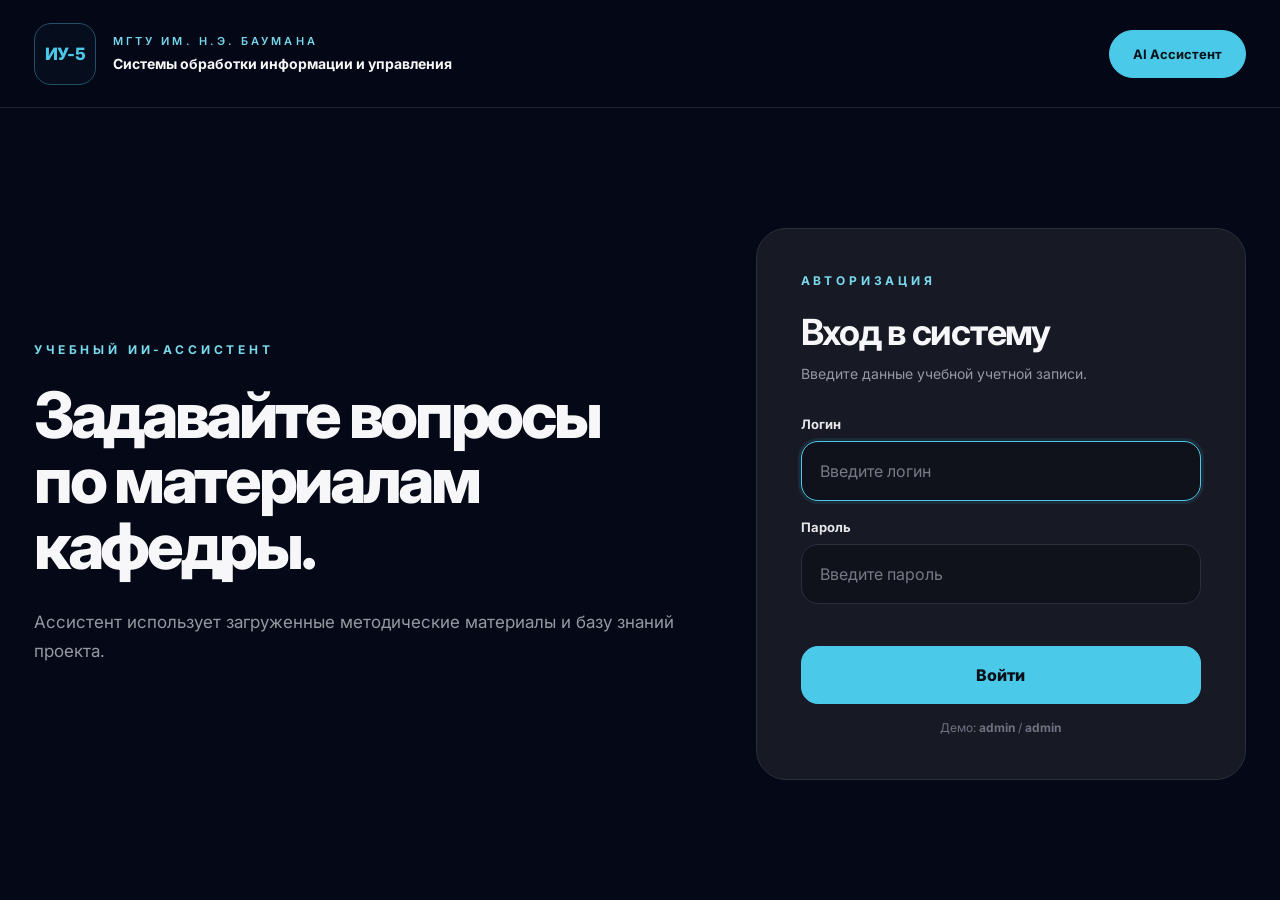
<file: index.html>
<!DOCTYPE html>
<html lang="ru">
<head>
  <meta charset="UTF-8" />
  <meta name="viewport" content="width=device-width, initial-scale=1.0" />
  <meta name="description" content="Учебный ИИ-ассистент кафедры ИУ-5 МГТУ им. Н.Э. Баумана" />
  <title>ИУ-5 · AI Ассистент</title>
  <link rel="preconnect" href="https://fonts.googleapis.com">
  <link rel="preconnect" href="https://fonts.gstatic.com" crossorigin>
  <link href="https://fonts.googleapis.com/css2?family=Inter:wght@400;500;600;700;800&display=swap" rel="stylesheet">
  <link rel="stylesheet" href="styles.css" />
</head>
<body>
  <section class="auth-screen" id="authScreen">
    <header class="site-header auth-header">
      <a class="department-brand" href="https://home.science.iu5.bmstu.ru/" target="_blank" rel="noreferrer">
        <div class="brand-mark">ИУ-5</div>
        <div class="department-copy">
          <span>МГТУ ИМ. Н.Э. БАУМАНА</span>
          <strong>Системы обработки информации и управления</strong>
        </div>
      </a>
      <div class="header-pill active-pill">AI Ассистент</div>
    </header>

    <div class="auth-content">
      <div class="auth-intro">
        <span class="section-kicker">УЧЕБНЫЙ ИИ-АССИСТЕНТ</span>
        <h1>Задавайте вопросы<br>по материалам кафедры.</h1>
        <p>Ассистент использует загруженные методические материалы и базу знаний проекта.</p>
      </div>

      <form class="login-card" id="loginForm">
        <span class="section-kicker">АВТОРИЗАЦИЯ</span>
        <h2>Вход в систему</h2>
        <p class="login-description">Введите данные учебной учетной записи.</p>

        <label class="field">
          <span>Логин</span>
          <input id="loginInput" autocomplete="username" placeholder="Введите логин" required />
        </label>

        <label class="field">
          <span>Пароль</span>
          <input id="passwordInput" type="password" autocomplete="current-password" placeholder="Введите пароль" required />
        </label>

        <div class="login-error" id="loginError" aria-live="polite"></div>
        <button class="primary-button" type="submit">Войти</button>
        <p class="demo-note">Демо: <b>admin</b> / <b>admin</b></p>
      </form>
    </div>
  </section>

  <main class="app hidden" id="app">
    <aside class="sidebar" id="sidebar">
      <div class="sidebar-brand-wrap">
        <a class="department-brand department-brand--sidebar" href="https://home.science.iu5.bmstu.ru/" target="_blank" rel="noreferrer">
          <div class="brand-mark brand-mark--small">ИУ-5</div>
          <div class="department-copy">
            <span>МГТУ ИМ. Н.Э. БАУМАНА</span>
            <strong>AI Ассистент</strong>
          </div>
        </a>
      </div>

      <button class="new-chat-button" id="newChatButton">
        <span class="plus">+</span>
        Новый диалог
      </button>

      <div class="history-label">ИСТОРИЯ ЗАПРОСОВ</div>
      <div class="chat-history" id="chatHistory"></div>

      <div class="sidebar-bottom">
        <a class="department-link" href="https://home.science.iu5.bmstu.ru/" target="_blank" rel="noreferrer">
          <span>Сайт кафедры</span>
          <span>↗</span>
        </a>
        <button class="user-card" id="logoutButton">
          <span class="user-avatar">A</span>
          <span class="user-meta">
            <strong>admin</strong>
            <small>Выйти</small>
          </span>
          <span class="logout-icon">↪</span>
        </button>
      </div>
    </aside>

    <section class="workspace">
      <header class="site-header app-header">
        <div class="header-left">
          <button class="mobile-menu" id="mobileMenuButton" aria-label="Открыть меню">☰</button>
          <div>
            <div class="topbar-title" id="topbarTitle">Новый диалог</div>
            <div class="topbar-subtitle"><span class="status-dot"></span> База знаний подключена</div>
          </div>
        </div>
        <div class="header-actions">
          <a class="header-pill" href="https://home.science.iu5.bmstu.ru/" target="_blank" rel="noreferrer">Кафедра</a>
          <div class="header-pill active-pill">AI Ассистент</div>
        </div>
      </header>

      <div class="chat-area" id="chatArea">
        <section class="welcome" id="welcomeScreen">
          <span class="section-kicker">ИИ-АССИСТЕНТ ИУ-5</span>
          <h2>Чем я могу помочь?</h2>
          <p>Задайте вопрос по методическим материалам, лабораторным работам или дисциплинам кафедры.</p>

          <div class="suggestions">
            <button class="suggestion" data-prompt="Объясни тему из методички простыми словами">
              <span>
                <b>Объяснить тему</b>
                <small>Разобрать материал простыми словами</small>
              </span>
              <span class="suggestion-arrow">+</span>
            </button>
            <button class="suggestion" data-prompt="Помоги подготовиться к защите лабораторной работы">
              <span>
                <b>Подготовка к защите</b>
                <small>Вопросы, определения и краткий разбор</small>
              </span>
              <span class="suggestion-arrow">+</span>
            </button>
            <button class="suggestion" data-prompt="Найди информацию в методических материалах по моей теме">
              <span>
                <b>Найти в материалах</b>
                <small>Поиск по загруженной базе знаний</small>
              </span>
              <span class="suggestion-arrow">+</span>
            </button>
          </div>
        </section>

        <div class="messages" id="messages"></div>
      </div>

      <footer class="composer-wrap">
        <form class="composer" id="messageForm">
          <textarea id="messageInput" rows="1" placeholder="Задайте вопрос по учебным материалам..." aria-label="Сообщение"></textarea>
          <button class="send-button" id="sendButton" type="submit" aria-label="Отправить">➜</button>
        </form>
        <div class="composer-note">ИИ может допускать ошибки. Проверяйте важную информацию по материалам кафедры.</div>
      </footer>
    </section>
  </main>

  <div class="sidebar-overlay" id="sidebarOverlay"></div>
  <script src="script.js"></script>
</body>
</html>
</file>
<file: styles.css>
:root {
  --bg: #080b18;
  --bg-deep: #050816;
  --surface: #121420;
  --surface-2: #171925;
  --surface-3: #0f111b;
  --border: #2b2e3d;
  --border-hover: #3a3e4f;
  --text: #f7f7f9;
  --muted: #9698a3;
  --muted-2: #6f7280;
  --accent: #4bc9e8;
  --accent-hover: #66d8f0;
  --accent-soft: rgba(75, 201, 232, .10);
  --danger: #ff7575;
  --radius-lg: 30px;
  --radius-md: 20px;
  --radius-pill: 999px;
}

* { box-sizing: border-box; }
html, body { margin: 0; min-height: 100%; font-family: Inter, Arial, sans-serif; background: var(--bg); color: var(--text); }
body { min-width: 320px; }
button, input, textarea { font: inherit; }
button, a { -webkit-tap-highlight-color: transparent; }
button { cursor: pointer; }
a { color: inherit; }
.hidden { display: none !important; }

.site-header {
  height: 108px;
  border-bottom: 1px solid #202331;
  background: rgba(5, 8, 22, .94);
  display: flex;
  align-items: center;
  justify-content: space-between;
}
.auth-header { padding: 0 max(34px, calc((100vw - 1620px) / 2)); }

.department-brand {
  display: flex;
  align-items: center;
  gap: 17px;
  text-decoration: none;
  min-width: 0;
}
.brand-mark {
  width: 62px;
  height: 62px;
  flex: 0 0 62px;
  border: 1px solid #20516a;
  border-radius: 17px;
  display: grid;
  place-items: center;
  color: var(--accent);
  font-size: 17px;
  font-weight: 800;
  letter-spacing: -.03em;
  background: rgba(75, 201, 232, .035);
  transition: .22s ease;
}
.department-brand:hover .brand-mark {
  border-color: var(--accent);
  background: var(--accent-soft);
  box-shadow: 0 0 24px rgba(75, 201, 232, .09);
}
.department-copy { display: flex; flex-direction: column; gap: 7px; min-width: 0; }
.department-copy span {
  color: #78d5ea;
  font-size: 11px;
  font-weight: 600;
  letter-spacing: .28em;
  white-space: nowrap;
}
.department-copy strong {
  font-size: 14px;
  line-height: 1.25;
  font-weight: 700;
  white-space: nowrap;
}

.header-pill {
  min-height: 48px;
  padding: 0 23px;
  border: 1px solid var(--border);
  border-radius: var(--radius-pill);
  display: inline-flex;
  align-items: center;
  justify-content: center;
  background: var(--surface);
  color: #d7d8dd;
  text-decoration: none;
  font-size: 13px;
  font-weight: 700;
  transition: background .2s ease, border-color .2s ease, color .2s ease, transform .2s ease;
}
.header-pill:hover {
  color: #07101a;
  background: var(--accent);
  border-color: var(--accent);
  transform: translateY(-1px);
}
.active-pill {
  color: #06121a;
  background: var(--accent);
  border-color: var(--accent);
}
.active-pill:hover { background: var(--accent-hover); border-color: var(--accent-hover); }

/* AUTH */
.auth-screen { min-height: 100vh; background: var(--bg-deep); }
.auth-content {
  width: min(1620px, calc(100% - 68px));
  margin: 0 auto;
  min-height: calc(100vh - 108px);
  display: grid;
  grid-template-columns: 1.15fr .85fr;
  gap: 58px;
  align-items: center;
  padding: 76px 0;
}
.auth-intro { max-width: 780px; }
.section-kicker {
  display: block;
  color: #79d9ed;
  font-size: 12px;
  font-weight: 700;
  letter-spacing: .32em;
  margin-bottom: 25px;
}
.auth-intro h1 {
  margin: 0;
  font-size: clamp(48px, 5vw, 78px);
  line-height: 1.02;
  letter-spacing: -.052em;
  font-weight: 800;
}
.auth-intro p {
  margin: 30px 0 0;
  max-width: 650px;
  color: var(--muted);
  font-size: 17px;
  line-height: 1.7;
}
.login-card {
  width: 100%;
  max-width: 600px;
  justify-self: end;
  background: var(--surface-2);
  border: 1px solid var(--border);
  border-radius: var(--radius-lg);
  padding: 44px;
}
.login-card h2 {
  margin: 0 0 12px;
  font-size: 36px;
  line-height: 1.1;
  letter-spacing: -.035em;
}
.login-description { margin: 0 0 34px; color: var(--muted); font-size: 14px; }
.field { display: block; margin-bottom: 18px; }
.field > span { display: block; margin: 0 0 9px; font-size: 13px; font-weight: 700; color: #e7e7ea; }
.field input {
  width: 100%;
  height: 60px;
  border: 1px solid var(--border);
  border-radius: 17px;
  outline: none;
  padding: 0 18px;
  background: var(--surface-3);
  color: var(--text);
  transition: .2s ease;
}
.field input::placeholder { color: #777986; }
.field input:hover { border-color: var(--border-hover); }
.field input:focus { border-color: var(--accent); box-shadow: 0 0 0 3px rgba(75,201,232,.09); }
.login-error { min-height: 24px; color: var(--danger); font-size: 12px; }
.primary-button {
  height: 58px;
  padding: 0 26px;
  border: 1px solid var(--accent);
  border-radius: 17px;
  background: var(--accent);
  color: #071018;
  font-weight: 800;
  transition: .2s ease;
}
.primary-button:hover { background: var(--accent-hover); border-color: var(--accent-hover); transform: translateY(-1px); box-shadow: 0 10px 30px rgba(75,201,232,.11); }
.login-card .primary-button { width: 100%; }
.demo-note { margin: 16px 0 0; text-align: center; color: var(--muted-2); font-size: 12px; }

/* APP */
.app {
  height: 100vh;
  overflow: hidden;
  display: grid;
  grid-template-columns: 310px minmax(0, 1fr);
  background: var(--bg);
}
.sidebar {
  min-width: 0;
  height: 100vh;
  background: #090c18;
  border-right: 1px solid #202331;
  display: flex;
  flex-direction: column;
  padding: 22px 18px 18px;
}
.sidebar-brand-wrap { padding: 0 4px 22px; border-bottom: 1px solid #202331; }
.department-brand--sidebar { gap: 12px; }
.brand-mark--small { width: 50px; height: 50px; flex-basis: 50px; border-radius: 14px; font-size: 14px; }
.department-brand--sidebar .department-copy span { font-size: 8px; letter-spacing: .2em; }
.department-brand--sidebar .department-copy strong { font-size: 14px; }

.new-chat-button {
  width: 100%;
  height: 52px;
  margin: 20px 0 24px;
  padding: 0 17px;
  border: 1px solid var(--border);
  border-radius: var(--radius-pill);
  background: var(--surface);
  color: var(--text);
  display: flex;
  align-items: center;
  gap: 11px;
  font-weight: 700;
  transition: .2s ease;
}
.new-chat-button .plus { color: var(--accent); font-size: 22px; font-weight: 500; margin-top: -2px; }
.new-chat-button:hover { background: var(--accent); border-color: var(--accent); color: #061018; transform: translateY(-1px); }
.new-chat-button:hover .plus { color: #061018; }
.history-label { padding: 0 10px 11px; color: #79d9ed; font-size: 9px; font-weight: 700; letter-spacing: .24em; }
.chat-history { flex: 1; min-height: 0; overflow-y: auto; padding-right: 2px; }
.chat-history::-webkit-scrollbar, .chat-area::-webkit-scrollbar { width: 7px; }
.chat-history::-webkit-scrollbar-thumb, .chat-area::-webkit-scrollbar-thumb { background: #2a2d3b; border-radius: 99px; }
.history-item {
  width: 100%;
  min-height: 46px;
  margin-bottom: 5px;
  padding: 0 11px;
  border: 1px solid transparent;
  border-radius: 14px;
  background: transparent;
  color: #a9abb5;
  display: grid;
  grid-template-columns: 22px minmax(0, 1fr) 24px;
  align-items: center;
  gap: 6px;
  text-align: left;
  transition: .18s ease;
}
.history-item:hover { border-color: var(--border); background: var(--surface); color: var(--text); }
.history-item.active { border-color: #33404a; background: var(--accent-soft); color: var(--text); }
.bubble-icon { color: var(--accent); font-size: 13px; }
.history-title { min-width: 0; overflow: hidden; white-space: nowrap; text-overflow: ellipsis; font-size: 12px; font-weight: 600; }
.delete-chat { opacity: 0; color: #8b8e9a; font-size: 19px; text-align: center; transition: .15s; }
.history-item:hover .delete-chat { opacity: 1; }
.delete-chat:hover { color: var(--danger); }
.sidebar-bottom { border-top: 1px solid #202331; padding-top: 15px; }
.department-link, .user-card {
  width: 100%;
  min-height: 48px;
  padding: 0 11px;
  border: 1px solid transparent;
  border-radius: 14px;
  color: #aeb0ba;
  background: transparent;
  text-decoration: none;
  display: flex;
  align-items: center;
  justify-content: space-between;
  transition: .18s ease;
  font-size: 12px;
}
.department-link:hover, .user-card:hover { background: var(--surface); border-color: var(--border); color: var(--text); }
.user-card { margin-top: 5px; justify-content: flex-start; gap: 10px; text-align: left; }
.user-avatar, .message-avatar {
  width: 34px;
  height: 34px;
  flex: 0 0 34px;
  display: grid;
  place-items: center;
  border-radius: 10px;
  background: var(--accent);
  color: #071018;
  font-weight: 800;
  font-size: 12px;
}
.user-meta { min-width: 0; display: flex; flex: 1; flex-direction: column; gap: 2px; }
.user-meta strong { color: #eeeef2; font-size: 12px; }
.user-meta small { color: #747783; font-size: 10px; }
.logout-icon { color: #777a87; }

.workspace { min-width: 0; height: 100vh; display: grid; grid-template-rows: 88px minmax(0, 1fr) auto; background: var(--bg); }
.app-header { height: 88px; padding: 0 34px; }
.header-left { display: flex; align-items: center; min-width: 0; }
.header-actions { display: flex; align-items: center; gap: 10px; }
.app-header .header-pill { min-height: 42px; padding: 0 19px; font-size: 12px; }
.topbar-title { font-size: 17px; font-weight: 800; letter-spacing: -.02em; max-width: 520px; overflow: hidden; text-overflow: ellipsis; white-space: nowrap; }
.topbar-subtitle { margin-top: 5px; color: #777a87; font-size: 10px; }
.status-dot { display: inline-block; width: 6px; height: 6px; margin-right: 6px; border-radius: 50%; background: var(--accent); box-shadow: 0 0 10px rgba(75,201,232,.8); }
.mobile-menu { display: none; width: 42px; height: 42px; margin-right: 12px; border: 1px solid var(--border); border-radius: 13px; background: var(--surface); color: var(--text); }
.mobile-menu:hover { border-color: var(--accent); color: var(--accent); }

.chat-area {
  min-height: 0;
  overflow-y: auto;
  padding: 54px 38px 28px;
  background: radial-gradient(circle at 55% 20%, rgba(75,201,232,.025), transparent 35%), var(--bg);
}
.welcome { width: min(1040px, 100%); margin: 42px auto 0; }
.welcome h2 { margin: 0; font-size: clamp(38px, 5vw, 62px); line-height: 1.02; letter-spacing: -.05em; font-weight: 800; }
.welcome > p { width: min(680px, 100%); margin: 22px 0 42px; color: var(--muted); font-size: 15px; line-height: 1.7; }
.suggestions { display: grid; grid-template-columns: repeat(3, minmax(0,1fr)); gap: 18px; }
.suggestion {
  min-height: 150px;
  padding: 25px 24px;
  border: 1px solid var(--border);
  border-radius: 26px;
  background: var(--surface-2);
  color: var(--text);
  text-align: left;
  display: flex;
  justify-content: space-between;
  align-items: flex-start;
  gap: 18px;
  transition: .2s ease;
}
.suggestion:hover { border-color: #43505a; background: #1a1c29; transform: translateY(-2px); box-shadow: 0 15px 40px rgba(0,0,0,.12); }
.suggestion b { display: block; margin-bottom: 11px; font-size: 17px; }
.suggestion small { color: var(--muted); font-size: 12px; line-height: 1.55; }
.suggestion-arrow { color: var(--accent); font-size: 25px; font-weight: 400; line-height: 1; transition: .2s; }
.suggestion:hover .suggestion-arrow { transform: rotate(45deg); }

.messages { width: min(1040px, 100%); margin: 0 auto; }
.message { display: flex; gap: 16px; margin: 0 0 30px; align-items: flex-start; }
.message.user { flex-direction: row-reverse; }
.message.user .message-content { align-items: flex-end; }
.message.user .message-role { text-align: right; }
.message.user .message-avatar { background: #222532; color: #e7e8ec; border: 1px solid var(--border); }
.message-content { display: flex; flex-direction: column; max-width: min(760px, 82%); min-width: 0; }
.message-role { margin: 1px 0 8px; color: #79d9ed; font-size: 9px; font-weight: 800; letter-spacing: .18em; }
.message-bubble {
  white-space: pre-wrap;
  overflow-wrap: anywhere;
  padding: 18px 20px;
  border: 1px solid var(--border);
  border-radius: 20px;
  background: var(--surface-2);
  color: #efeff2;
  font-size: 14px;
  line-height: 1.65;
}
.message.user .message-bubble { background: var(--accent); border-color: var(--accent); color: #061018; }
.sources { margin-top: 8px; color: #797c88; font-size: 10px; }
.typing-dot { display: inline-block; width: 6px; height: 6px; margin-right: 5px; border-radius: 50%; background: var(--accent); animation: blink 1.1s infinite ease-in-out; }
.typing-dot:nth-child(2) { animation-delay: .14s; }
.typing-dot:nth-child(3) { animation-delay: .28s; }
@keyframes blink { 0%, 70%, 100% { opacity: .25; transform: translateY(0); } 35% { opacity: 1; transform: translateY(-2px); } }

.composer-wrap { padding: 10px 34px 22px; background: linear-gradient(to top, var(--bg) 82%, rgba(8,11,24,0)); }
.composer {
  width: min(1040px, 100%);
  margin: 0 auto;
  padding: 10px 10px 10px 20px;
  border: 1px solid var(--border);
  border-radius: 24px;
  background: var(--surface-2);
  display: flex;
  align-items: flex-end;
  gap: 12px;
  transition: .2s ease;
}
.composer:focus-within { border-color: #48505d; box-shadow: 0 0 0 3px rgba(75,201,232,.045); }
.composer textarea { flex: 1; max-height: 150px; min-height: 40px; padding: 10px 0 7px; resize: none; border: 0; outline: none; background: transparent; color: var(--text); line-height: 1.5; }
.composer textarea::placeholder { color: #777986; }
.send-button {
  width: 48px;
  height: 48px;
  flex: 0 0 48px;
  border: 1px solid var(--accent);
  border-radius: 16px;
  background: var(--accent);
  color: #071018;
  font-size: 20px;
  font-weight: 800;
  transition: .2s ease;
}
.send-button:hover { background: var(--accent-hover); border-color: var(--accent-hover); transform: translateY(-1px); box-shadow: 0 8px 24px rgba(75,201,232,.12); }
.composer-note { width: min(1040px, 100%); margin: 8px auto 0; color: #555865; text-align: center; font-size: 9px; }
.sidebar-overlay { display: none; }

@media (max-width: 1050px) {
  .auth-content { grid-template-columns: 1fr 1fr; gap: 34px; }
  .auth-intro h1 { font-size: 50px; }
  .suggestions { grid-template-columns: 1fr; }
  .suggestion { min-height: 110px; }
}

@media (max-width: 820px) {
  .auth-header { padding: 0 22px; }
  .auth-header .header-pill { display: none; }
  .auth-content { width: min(600px, calc(100% - 36px)); grid-template-columns: 1fr; padding: 48px 0; }
  .auth-intro { padding-top: 10px; }
  .auth-intro h1 { font-size: 43px; }
  .login-card { justify-self: stretch; max-width: none; padding: 30px; }

  .app { grid-template-columns: 1fr; }
  .sidebar { position: fixed; z-index: 40; left: -320px; width: 310px; transition: left .22s ease; }
  .sidebar.open { left: 0; }
  .sidebar-overlay { position: fixed; inset: 0; z-index: 30; background: rgba(2,4,12,.68); backdrop-filter: blur(3px); }
  .sidebar-overlay.show { display: block; }
  .mobile-menu { display: inline-grid; place-items: center; }
  .app-header { padding: 0 18px; }
  .header-actions .header-pill:first-child { display: none; }
  .chat-area { padding: 38px 18px 20px; }
  .composer-wrap { padding: 10px 16px 16px; }
}

@media (max-width: 540px) {
  .site-header { height: 88px; }
  .brand-mark { width: 51px; height: 51px; flex-basis: 51px; border-radius: 14px; font-size: 14px; }
  .department-copy span { font-size: 8px; letter-spacing: .18em; }
  .department-copy strong { font-size: 11px; white-space: normal; }
  .auth-content { min-height: calc(100vh - 88px); }
  .auth-intro h1 { font-size: 36px; }
  .auth-intro p { font-size: 14px; }
  .login-card { border-radius: 24px; padding: 26px 20px; }
  .login-card h2 { font-size: 29px; }
  .workspace { grid-template-rows: 78px minmax(0,1fr) auto; }
  .app-header { height: 78px; }
  .header-actions { display: none; }
  .welcome { margin-top: 22px; }
  .welcome h2 { font-size: 38px; }
  .welcome > p { margin-bottom: 28px; }
  .suggestion { border-radius: 20px; padding: 21px; }
  .message-content { max-width: 88%; }
  .message { gap: 10px; }
  .message-avatar { width: 30px; height: 30px; flex-basis: 30px; border-radius: 9px; }
  .message-bubble { padding: 15px 16px; border-radius: 17px; }
  .composer { border-radius: 20px; padding-left: 16px; }
  .send-button { width: 44px; height: 44px; flex-basis: 44px; border-radius: 14px; }
}
</file>
<file: frontend/styles.css>
:root {
  --bg: #080b18;
  --bg-deep: #050816;
  --surface: #121420;
  --surface-2: #171925;
  --surface-3: #0f111b;
  --border: #2b2e3d;
  --border-hover: #3a3e4f;
  --text: #f7f7f9;
  --muted: #9698a3;
  --muted-2: #6f7280;
  --accent: #4bc9e8;
  --accent-hover: #66d8f0;
  --accent-soft: rgba(75, 201, 232, .10);
  --danger: #ff7575;
  --radius-lg: 30px;
  --radius-md: 20px;
  --radius-pill: 999px;
}

* { box-sizing: border-box; }
html, body { margin: 0; min-height: 100%; font-family: Inter, Arial, sans-serif; background: var(--bg); color: var(--text); }
body { min-width: 320px; }
button, input, textarea { font: inherit; }
button, a { -webkit-tap-highlight-color: transparent; }
button { cursor: pointer; }
a { color: inherit; }
.hidden { display: none !important; }

.site-header {
  height: 108px;
  border-bottom: 1px solid #202331;
  background: rgba(5, 8, 22, .94);
  display: flex;
  align-items: center;
  justify-content: space-between;
}
.auth-header { padding: 0 max(34px, calc((100vw - 1620px) / 2)); }

.department-brand {
  display: flex;
  align-items: center;
  gap: 17px;
  text-decoration: none;
  min-width: 0;
}
.brand-mark {
  width: 62px;
  height: 62px;
  flex: 0 0 62px;
  border: 1px solid #20516a;
  border-radius: 17px;
  display: grid;
  place-items: center;
  color: var(--accent);
  font-size: 17px;
  font-weight: 800;
  letter-spacing: -.03em;
  background: rgba(75, 201, 232, .035);
  transition: .22s ease;
}
.department-brand:hover .brand-mark {
  border-color: var(--accent);
  background: var(--accent-soft);
  box-shadow: 0 0 24px rgba(75, 201, 232, .09);
}
.department-copy { display: flex; flex-direction: column; gap: 7px; min-width: 0; }
.department-copy span {
  color: #78d5ea;
  font-size: 11px;
  font-weight: 600;
  letter-spacing: .28em;
  white-space: nowrap;
}
.department-copy strong {
  font-size: 14px;
  line-height: 1.25;
  font-weight: 700;
  white-space: nowrap;
}

.header-pill {
  min-height: 48px;
  padding: 0 23px;
  border: 1px solid var(--border);
  border-radius: var(--radius-pill);
  display: inline-flex;
  align-items: center;
  justify-content: center;
  background: var(--surface);
  color: #d7d8dd;
  text-decoration: none;
  font-size: 13px;
  font-weight: 700;
  transition: background .2s ease, border-color .2s ease, color .2s ease, transform .2s ease;
}
.header-pill:hover {
  color: #07101a;
  background: var(--accent);
  border-color: var(--accent);
  transform: translateY(-1px);
}
.active-pill {
  color: #06121a;
  background: var(--accent);
  border-color: var(--accent);
}
.active-pill:hover { background: var(--accent-hover); border-color: var(--accent-hover); }

/* AUTH */
.auth-screen { min-height: 100vh; background: var(--bg-deep); }
.auth-content {
  width: min(1620px, calc(100% - 68px));
  margin: 0 auto;
  min-height: calc(100vh - 108px);
  display: grid;
  grid-template-columns: 1.15fr .85fr;
  gap: 58px;
  align-items: center;
  padding: 76px 0;
}
.auth-intro { max-width: 780px; }
.section-kicker {
  display: block;
  color: #79d9ed;
  font-size: 12px;
  font-weight: 700;
  letter-spacing: .32em;
  margin-bottom: 25px;
}
.auth-intro h1 {
  margin: 0;
  font-size: clamp(48px, 5vw, 78px);
  line-height: 1.02;
  letter-spacing: -.052em;
  font-weight: 800;
}
.auth-intro p {
  margin: 30px 0 0;
  max-width: 650px;
  color: var(--muted);
  font-size: 17px;
  line-height: 1.7;
}
.login-card {
  width: 100%;
  max-width: 600px;
  justify-self: end;
  background: var(--surface-2);
  border: 1px solid var(--border);
  border-radius: var(--radius-lg);
  padding: 44px;
}
.login-card h2 {
  margin: 0 0 12px;
  font-size: 36px;
  line-height: 1.1;
  letter-spacing: -.035em;
}
.login-description { margin: 0 0 34px; color: var(--muted); font-size: 14px; }
.field { display: block; margin-bottom: 18px; }
.field > span { display: block; margin: 0 0 9px; font-size: 13px; font-weight: 700; color: #e7e7ea; }
.field input {
  width: 100%;
  height: 60px;
  border: 1px solid var(--border);
  border-radius: 17px;
  outline: none;
  padding: 0 18px;
  background: var(--surface-3);
  color: var(--text);
  transition: .2s ease;
}
.field input::placeholder { color: #777986; }
.field input:hover { border-color: var(--border-hover); }
.field input:focus { border-color: var(--accent); box-shadow: 0 0 0 3px rgba(75,201,232,.09); }
.login-error { min-height: 24px; color: var(--danger); font-size: 12px; }
.primary-button {
  height: 58px;
  padding: 0 26px;
  border: 1px solid var(--accent);
  border-radius: 17px;
  background: var(--accent);
  color: #071018;
  font-weight: 800;
  transition: .2s ease;
}
.primary-button:hover { background: var(--accent-hover); border-color: var(--accent-hover); transform: translateY(-1px); box-shadow: 0 10px 30px rgba(75,201,232,.11); }
.login-card .primary-button { width: 100%; }
.demo-note { margin: 16px 0 0; text-align: center; color: var(--muted-2); font-size: 12px; }

/* APP */
.app {
  height: 100vh;
  overflow: hidden;
  display: grid;
  grid-template-columns: 310px minmax(0, 1fr);
  background: var(--bg);
}
.sidebar {
  min-width: 0;
  height: 100vh;
  background: #090c18;
  border-right: 1px solid #202331;
  display: flex;
  flex-direction: column;
  padding: 22px 18px 18px;
}
.sidebar-brand-wrap { padding: 0 4px 22px; border-bottom: 1px solid #202331; }
.department-brand--sidebar { gap: 12px; }
.brand-mark--small { width: 50px; height: 50px; flex-basis: 50px; border-radius: 14px; font-size: 14px; }
.department-brand--sidebar .department-copy span { font-size: 8px; letter-spacing: .2em; }
.department-brand--sidebar .department-copy strong { font-size: 14px; }

.new-chat-button {
  width: 100%;
  height: 52px;
  margin: 20px 0 24px;
  padding: 0 17px;
  border: 1px solid var(--border);
  border-radius: var(--radius-pill);
  background: var(--surface);
  color: var(--text);
  display: flex;
  align-items: center;
  gap: 11px;
  font-weight: 700;
  transition: .2s ease;
}
.new-chat-button .plus { color: var(--accent); font-size: 22px; font-weight: 500; margin-top: -2px; }
.new-chat-button:hover { background: var(--accent); border-color: var(--accent); color: #061018; transform: translateY(-1px); }
.new-chat-button:hover .plus { color: #061018; }
.history-label { padding: 0 10px 11px; color: #79d9ed; font-size: 9px; font-weight: 700; letter-spacing: .24em; }
.chat-history { flex: 1; min-height: 0; overflow-y: auto; padding-right: 2px; }
.chat-history::-webkit-scrollbar, .chat-area::-webkit-scrollbar { width: 7px; }
.chat-history::-webkit-scrollbar-thumb, .chat-area::-webkit-scrollbar-thumb { background: #2a2d3b; border-radius: 99px; }
.history-item {
  width: 100%;
  min-height: 46px;
  margin-bottom: 5px;
  padding: 0 11px;
  border: 1px solid transparent;
  border-radius: 14px;
  background: transparent;
  color: #a9abb5;
  display: grid;
  grid-template-columns: 22px minmax(0, 1fr) 24px;
  align-items: center;
  gap: 6px;
  text-align: left;
  transition: .18s ease;
}
.history-item:hover { border-color: var(--border); background: var(--surface); color: var(--text); }
.history-item.active { border-color: #33404a; background: var(--accent-soft); color: var(--text); }
.bubble-icon { color: var(--accent); font-size: 13px; }
.history-title { min-width: 0; overflow: hidden; white-space: nowrap; text-overflow: ellipsis; font-size: 12px; font-weight: 600; }
.delete-chat { opacity: 0; color: #8b8e9a; font-size: 19px; text-align: center; transition: .15s; }
.history-item:hover .delete-chat { opacity: 1; }
.delete-chat:hover { color: var(--danger); }
.sidebar-bottom { border-top: 1px solid #202331; padding-top: 15px; }
.department-link, .user-card {
  width: 100%;
  min-height: 48px;
  padding: 0 11px;
  border: 1px solid transparent;
  border-radius: 14px;
  color: #aeb0ba;
  background: transparent;
  text-decoration: none;
  display: flex;
  align-items: center;
  justify-content: space-between;
  transition: .18s ease;
  font-size: 12px;
}
.department-link:hover, .user-card:hover { background: var(--surface); border-color: var(--border); color: var(--text); }
.user-card { margin-top: 5px; justify-content: flex-start; gap: 10px; text-align: left; }
.user-avatar, .message-avatar {
  width: 34px;
  height: 34px;
  flex: 0 0 34px;
  display: grid;
  place-items: center;
  border-radius: 10px;
  background: var(--accent);
  color: #071018;
  font-weight: 800;
  font-size: 12px;
}
.user-meta { min-width: 0; display: flex; flex: 1; flex-direction: column; gap: 2px; }
.user-meta strong { color: #eeeef2; font-size: 12px; }
.user-meta small { color: #747783; font-size: 10px; }
.logout-icon { color: #777a87; }

.workspace { min-width: 0; height: 100vh; display: grid; grid-template-columns: minmax(0, 1fr); grid-template-rows: 88px minmax(0, 1fr) auto; background: var(--bg); }
.app-header { height: 88px; padding: 0 34px; }
.header-left { display: flex; align-items: center; min-width: 0; }
.header-left > div { min-width: 0; }
.header-actions { display: flex; align-items: center; gap: 10px; }
.app-header .header-pill { min-height: 42px; padding: 0 19px; font-size: 12px; }
.topbar-title { font-size: 17px; font-weight: 800; letter-spacing: -.02em; max-width: 520px; overflow: hidden; text-overflow: ellipsis; white-space: nowrap; }
.topbar-subtitle { margin-top: 5px; color: #777a87; font-size: 10px; }
.status-dot { display: inline-block; width: 6px; height: 6px; margin-right: 6px; border-radius: 50%; background: var(--accent); box-shadow: 0 0 10px rgba(75,201,232,.8); }
.mobile-menu { display: none; width: 42px; height: 42px; margin-right: 12px; border: 1px solid var(--border); border-radius: 13px; background: var(--surface); color: var(--text); }
.mobile-menu:hover { border-color: var(--accent); color: var(--accent); }

.chat-area {
  min-height: 0;
  overflow-y: auto;
  padding: 54px 38px 28px;
  background: radial-gradient(circle at 55% 20%, rgba(75,201,232,.025), transparent 35%), var(--bg);
}
.welcome { width: min(1040px, 100%); margin: 42px auto 0; }
.welcome h2 { margin: 0; font-size: clamp(38px, 5vw, 62px); line-height: 1.02; letter-spacing: -.05em; font-weight: 800; }
.welcome > p { width: min(680px, 100%); margin: 22px 0 42px; color: var(--muted); font-size: 15px; line-height: 1.7; }
.suggestions { display: grid; grid-template-columns: repeat(3, minmax(0,1fr)); gap: 18px; }
.suggestion {
  min-height: 150px;
  padding: 25px 24px;
  border: 1px solid var(--border);
  border-radius: 26px;
  background: var(--surface-2);
  color: var(--text);
  text-align: left;
  display: flex;
  justify-content: space-between;
  align-items: flex-start;
  gap: 18px;
  transition: .2s ease;
}
.suggestion:hover { border-color: #43505a; background: #1a1c29; transform: translateY(-2px); box-shadow: 0 15px 40px rgba(0,0,0,.12); }
.suggestion b { display: block; margin-bottom: 11px; font-size: 17px; }
.suggestion small { color: var(--muted); font-size: 12px; line-height: 1.55; }
.suggestion-arrow { color: var(--accent); font-size: 25px; font-weight: 400; line-height: 1; transition: .2s; }
.suggestion:hover .suggestion-arrow { transform: rotate(45deg); }

.messages { width: min(1040px, 100%); margin: 0 auto; }
.message { display: flex; gap: 16px; margin: 0 0 30px; align-items: flex-start; }
.message.user { flex-direction: row-reverse; }
.message.user .message-content { align-items: flex-end; }
.message.user .message-role { text-align: right; }
.message.user .message-avatar { background: #222532; color: #e7e8ec; border: 1px solid var(--border); }
.message-content { display: flex; flex-direction: column; max-width: min(760px, 82%); min-width: 0; }
.message-role { margin: 1px 0 8px; color: #79d9ed; font-size: 9px; font-weight: 800; letter-spacing: .18em; }
.message-bubble {
  white-space: pre-wrap;
  overflow-wrap: anywhere;
  padding: 18px 20px;
  border: 1px solid var(--border);
  border-radius: 20px;
  background: var(--surface-2);
  color: #efeff2;
  font-size: 14px;
  line-height: 1.65;
}
.message.user .message-bubble { background: var(--accent); border-color: var(--accent); color: #061018; }
.sources { margin-top: 8px; color: #797c88; font-size: 10px; }
.typing-dot { display: inline-block; width: 6px; height: 6px; margin-right: 5px; border-radius: 50%; background: var(--accent); animation: blink 1.1s infinite ease-in-out; }
.typing-dot:nth-child(2) { animation-delay: .14s; }
.typing-dot:nth-child(3) { animation-delay: .28s; }
@keyframes blink { 0%, 70%, 100% { opacity: .25; transform: translateY(0); } 35% { opacity: 1; transform: translateY(-2px); } }

.composer-wrap { padding: 10px 34px 22px; background: linear-gradient(to top, var(--bg) 82%, rgba(8,11,24,0)); }
.composer {
  width: min(1040px, 100%);
  margin: 0 auto;
  padding: 10px 10px 10px 20px;
  border: 1px solid var(--border);
  border-radius: 24px;
  background: var(--surface-2);
  display: flex;
  align-items: flex-end;
  gap: 12px;
  transition: .2s ease;
}
.composer:focus-within { border-color: #48505d; box-shadow: 0 0 0 3px rgba(75,201,232,.045); }
.composer textarea { flex: 1; max-height: 150px; min-height: 40px; padding: 10px 0 7px; resize: none; border: 0; outline: none; background: transparent; color: var(--text); line-height: 1.5; }
.composer textarea::placeholder { color: #777986; }
.send-button {
  width: 48px;
  height: 48px;
  flex: 0 0 48px;
  border: 1px solid var(--accent);
  border-radius: 16px;
  background: var(--accent);
  color: #071018;
  font-size: 20px;
  font-weight: 800;
  transition: .2s ease;
}
.send-button:hover { background: var(--accent-hover); border-color: var(--accent-hover); transform: translateY(-1px); box-shadow: 0 8px 24px rgba(75,201,232,.12); }
.composer-note { width: min(1040px, 100%); margin: 8px auto 0; color: #555865; text-align: center; font-size: 9px; }
.sidebar-overlay { display: none; }

@media (max-width: 1050px) {
  .auth-content { grid-template-columns: 1fr 1fr; gap: 34px; }
  .auth-intro h1 { font-size: 50px; }
  .suggestions { grid-template-columns: 1fr; }
  .suggestion { min-height: 110px; }
}

@media (max-width: 820px) {
  .auth-header { padding: 0 22px; }
  .auth-header .header-pill { display: none; }
  .auth-content { width: min(600px, calc(100% - 36px)); grid-template-columns: 1fr; padding: 48px 0; }
  .auth-intro { padding-top: 10px; }
  .auth-intro h1 { font-size: 43px; }
  .login-card { justify-self: stretch; max-width: none; padding: 30px; }

  .app { grid-template-columns: minmax(0, 1fr); }
  .sidebar { position: fixed; z-index: 40; left: -320px; width: 310px; transition: left .22s ease; }
  .sidebar.open { left: 0; }
  .sidebar-overlay { position: fixed; inset: 0; z-index: 30; background: rgba(2,4,12,.68); backdrop-filter: blur(3px); }
  .sidebar-overlay.show { display: block; }
  .mobile-menu { display: inline-grid; place-items: center; }
  .app-header { padding: 0 18px; }
  .header-actions .header-pill:first-child { display: none; }
  .chat-area { padding: 38px 18px 20px; }
  .composer-wrap { padding: 10px 16px 16px; }
}

@media (max-width: 540px) {
  .site-header { height: 88px; }
  .brand-mark { width: 51px; height: 51px; flex-basis: 51px; border-radius: 14px; font-size: 14px; }
  .department-copy span { font-size: 8px; letter-spacing: .18em; }
  .department-copy strong { font-size: 11px; white-space: normal; }
  .auth-content { min-height: calc(100vh - 88px); }
  .auth-intro h1 { font-size: 36px; }
  .auth-intro p { font-size: 14px; }
  .login-card { border-radius: 24px; padding: 26px 20px; }
  .login-card h2 { font-size: 29px; }
  .workspace { grid-template-rows: 78px minmax(0,1fr) auto; }
  .app-header { height: 78px; }
  .header-actions { display: none; }
  .welcome { margin-top: 22px; }
  .welcome h2 { font-size: 38px; }
  .welcome > p { margin-bottom: 28px; }
  .suggestion { border-radius: 20px; padding: 21px; }
  .message-content { max-width: 88%; }
  .message { gap: 10px; }
  .message-avatar { width: 30px; height: 30px; flex-basis: 30px; border-radius: 9px; }
  .message-bubble { padding: 15px 16px; border-radius: 17px; }
  .composer { border-radius: 20px; padding-left: 16px; }
  .send-button { width: 44px; height: 44px; flex-basis: 44px; border-radius: 14px; }
}

/* CP2: API states and benchmark */
button:disabled { opacity: .5; cursor: wait; }
.no-context .message-bubble { border: 1px solid #cfa85d; }
.no-context .message-role { color: #e7c27d; }
.message-error .message-bubble { color: #ffaaa8; }
.benchmark-screen { flex: 1; min-height: 0; overflow: auto; padding: 32px; }
.benchmark-screen h2 { margin: 12px 0; font-size: 32px; }
.benchmark-screen p { color: #b3bccb; line-height: 1.6; }
.benchmark-controls { display: flex; flex-wrap: wrap; align-items: end; gap: 16px; margin: 28px 0; }
.benchmark-controls label { display: grid; gap: 8px; font-size: 13px; }
.benchmark-controls input, .benchmark-controls select { color: #fff; background: #17212e; border: 1px solid #485467; border-radius: 8px; padding: 12px; }
.benchmark-controls input { width: 90px; }
.benchmark-controls button { width: auto; min-height: 44px; }
.benchmark-metrics { display: grid; grid-template-columns: repeat(4, minmax(0, 1fr)); gap: 12px; margin: 24px 0; }
.metric-card { background: #17212e; border: 1px solid #344256; border-radius: 12px; padding: 18px; }
.metric-card span { display: block; color: #bbc5d4; font-size: 12px; }
.metric-card strong { display: block; margin-top: 12px; font-size: 22px; }
.benchmark-table-wrap { overflow-x: auto; }
#benchmarkTable { width: 100%; min-width: 850px; border-collapse: collapse; font-size: 13px; }
#benchmarkTable th, #benchmarkTable td { text-align: left; padding: 14px 10px; border-bottom: 1px solid #344256; vertical-align: top; white-space: pre-wrap; overflow-wrap: anywhere; }
#benchmarkTable th { color: #a8b7ca; }
.doc-badge { display: inline-block; padding: 4px; margin: 2px; border-radius: 4px; background: #263142; }
.doc-badge.relevant { background: #154c42; color: #a1efcd; }
@media(max-width: 820px) { .benchmark-metrics { grid-template-columns: repeat(2, minmax(0, 1fr)); } .benchmark-screen { padding: 20px; } }
</file>
